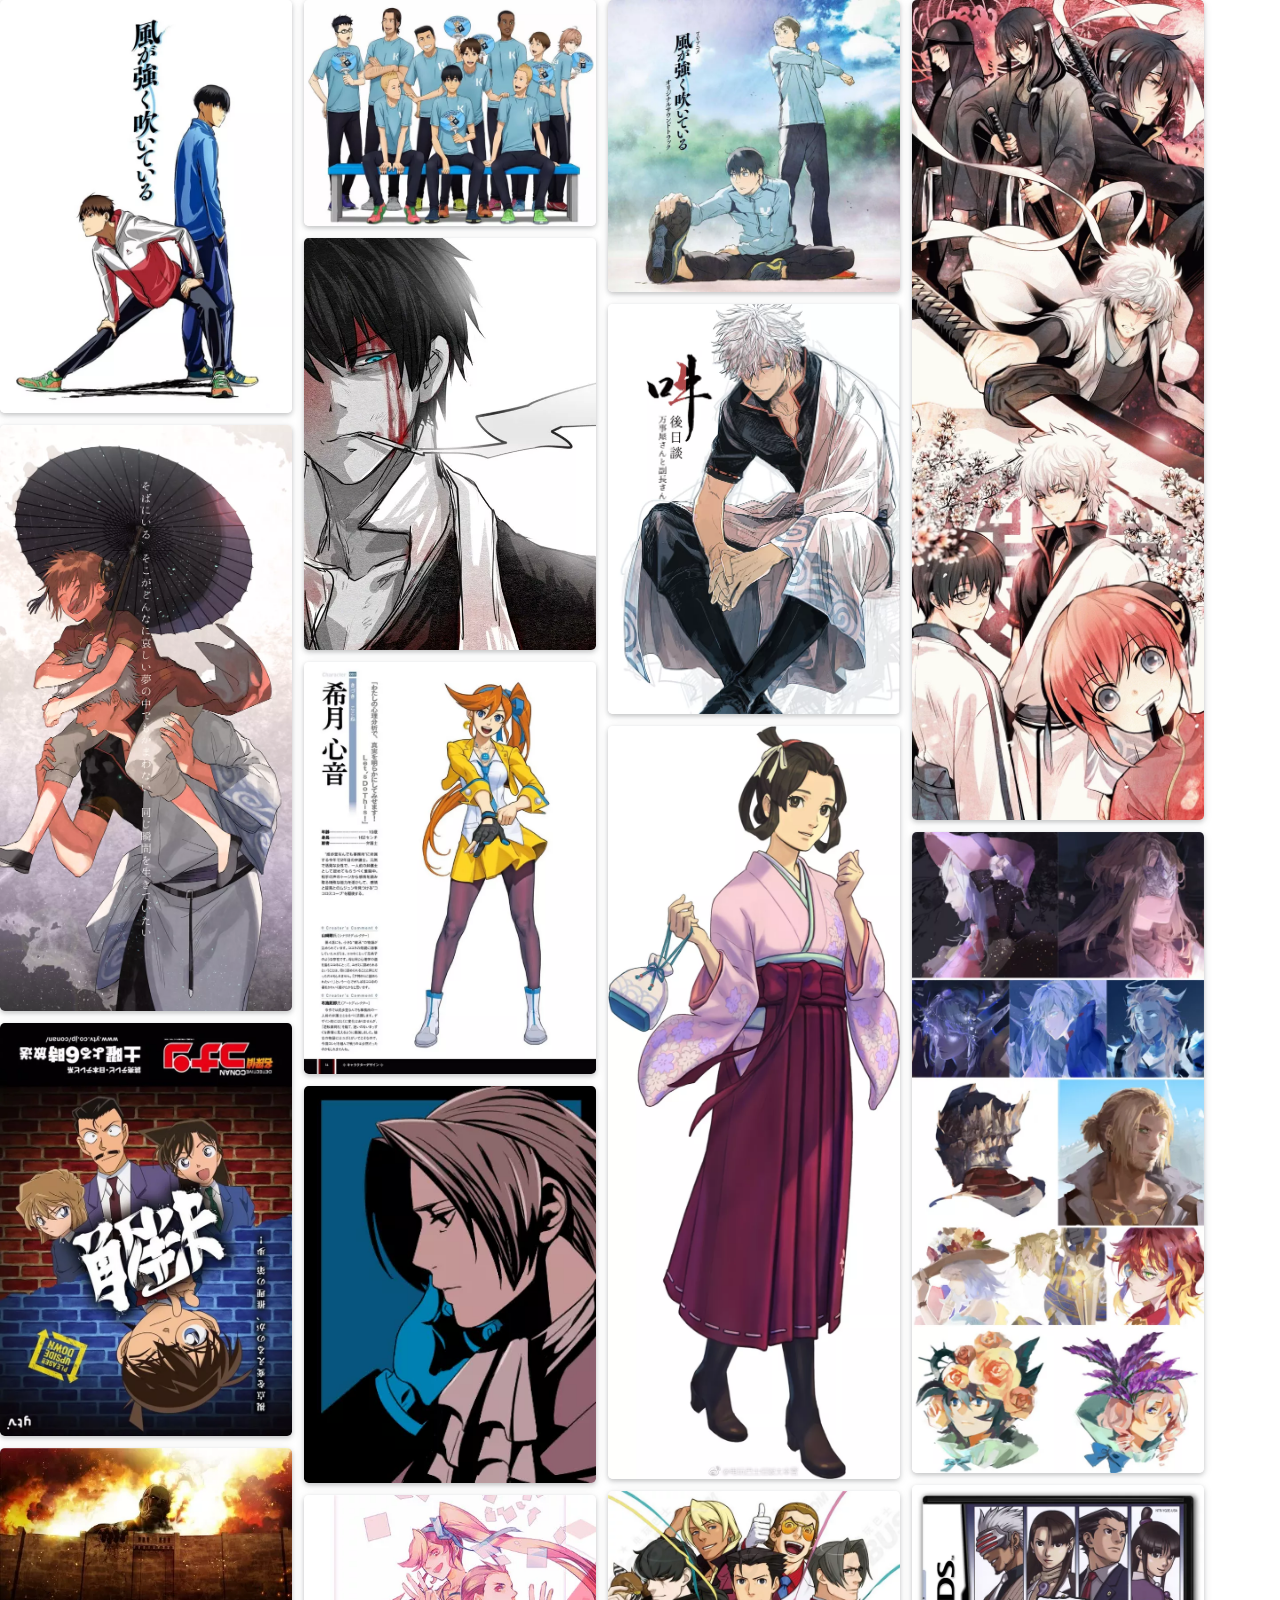
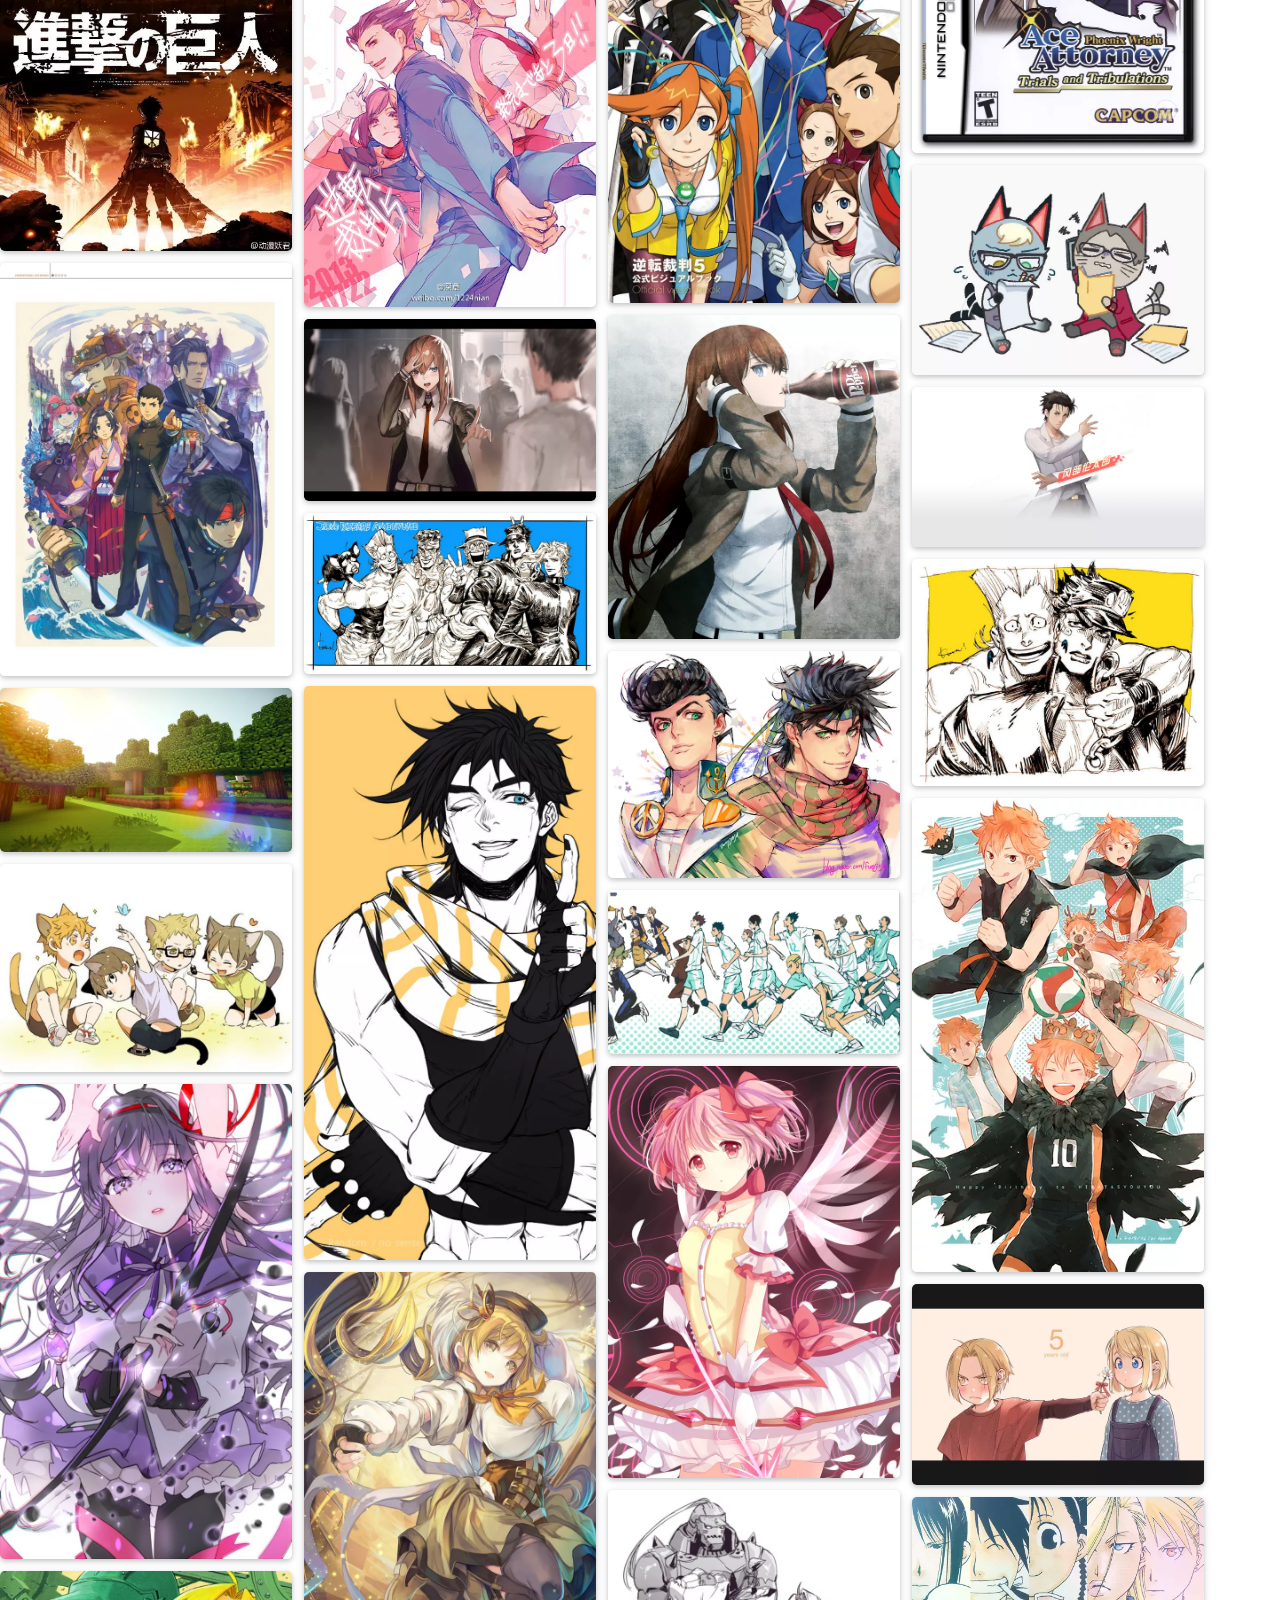
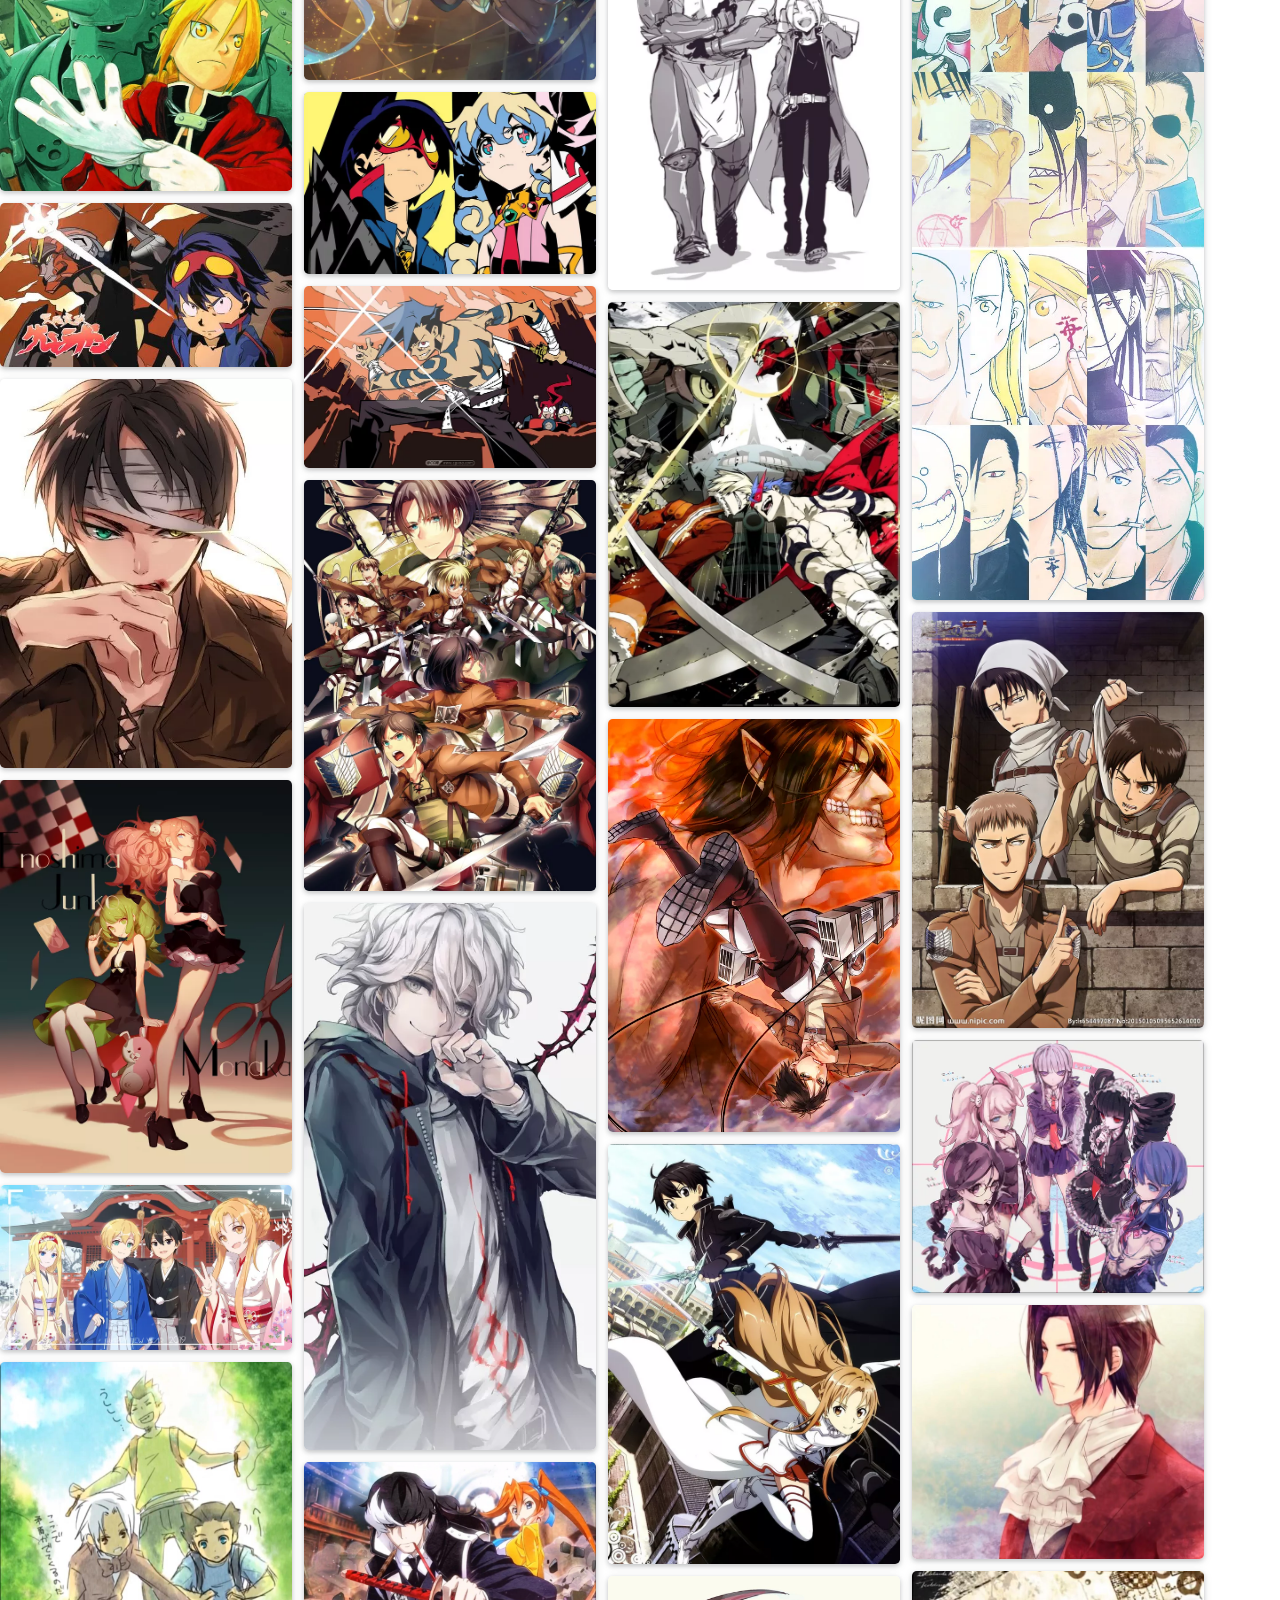
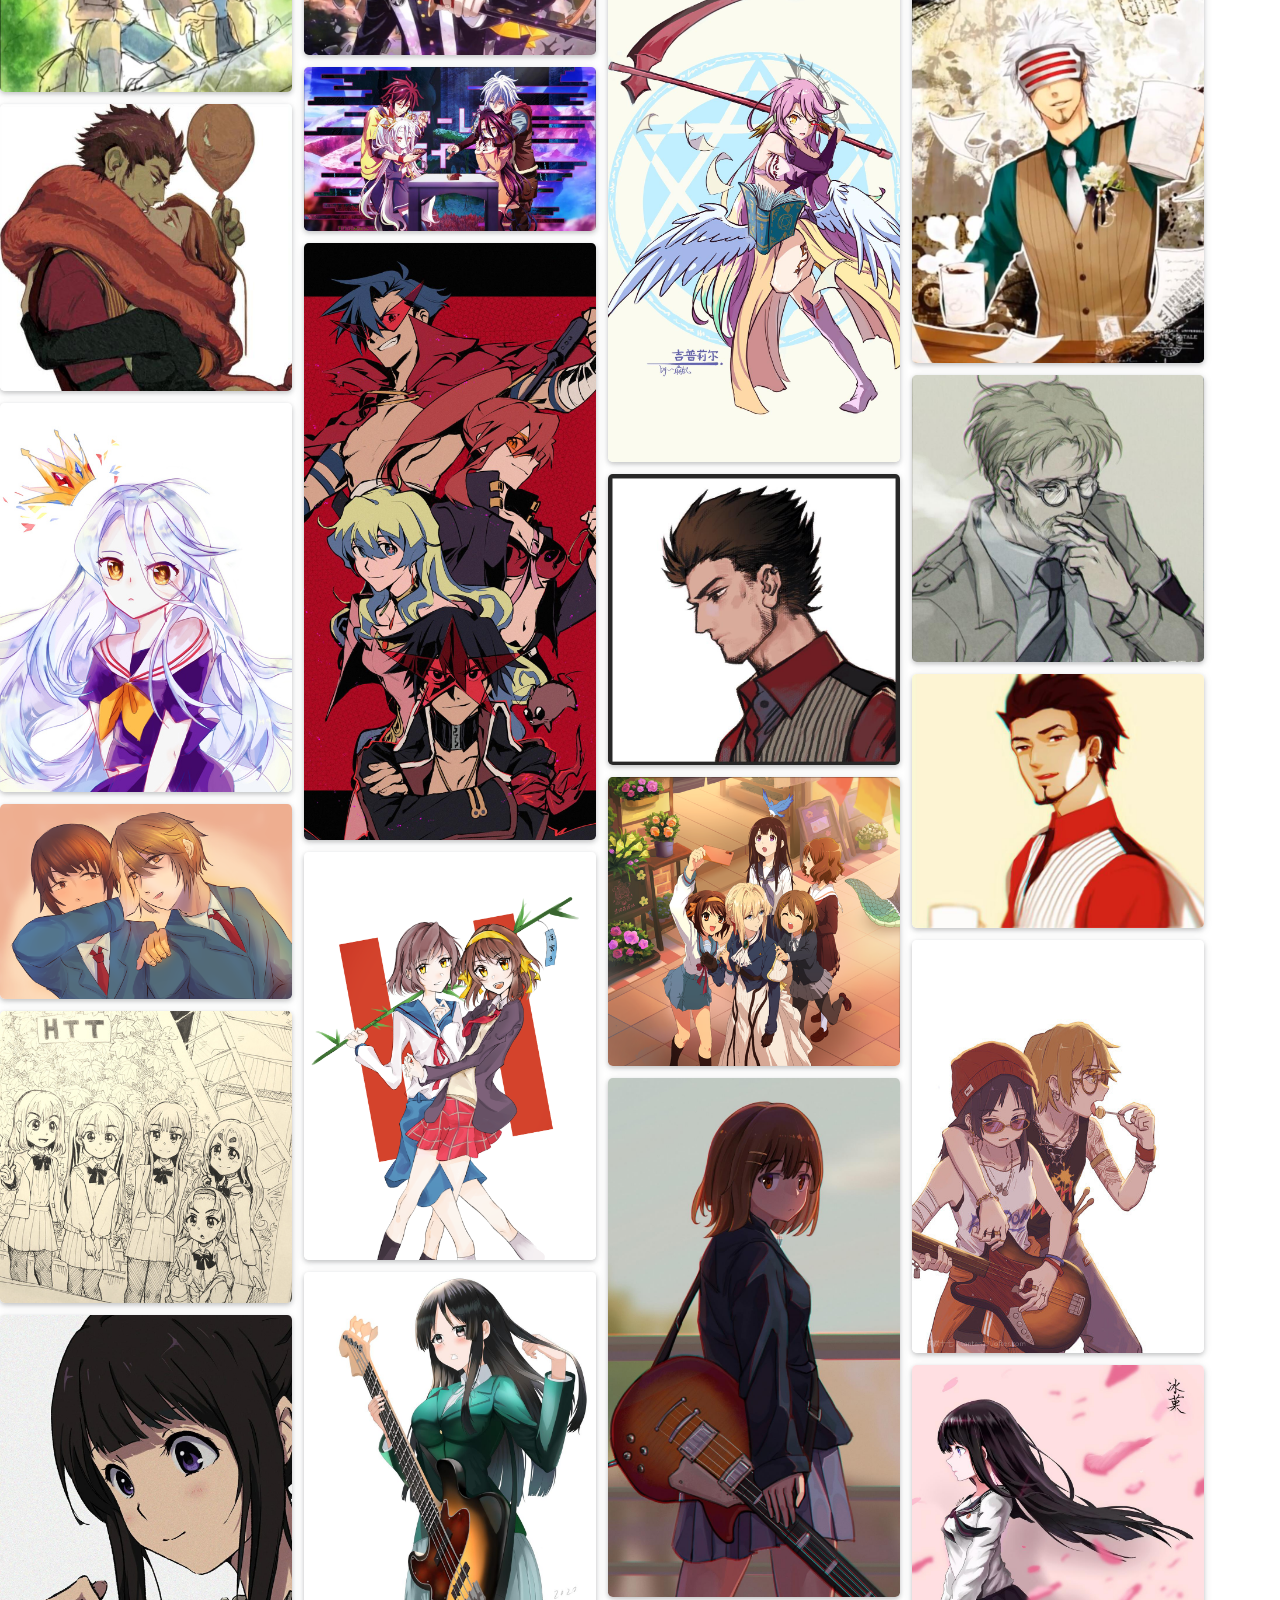
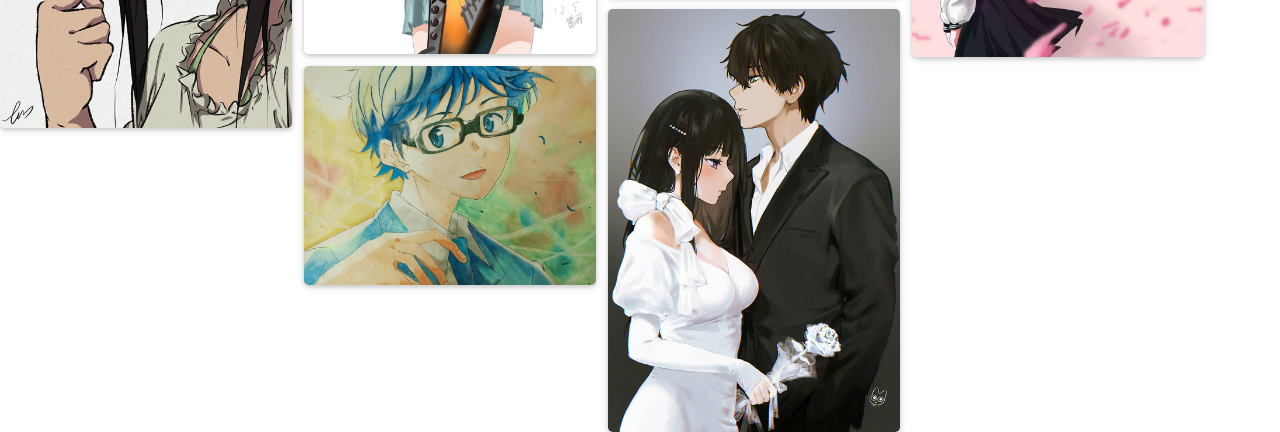
<file: 无懒加载/index.html>
<!DOCTYPE html>
<html lang="en">
<head>
    <meta charset="UTF-8">
    <meta name="viewport" content="width=device-width, initial-scale=1.0">
    <title>瀑布流</title>
    <link rel="stylesheet" href="./css/index.css">
    <link rel="stylesheet" href="./css/reset.css">
    <script src="./js/index.js"></script>
</head>
<body>
    <div class="wrapper">
        <img class="item" src="./imgs/1.jpg"> 
        <img class="item" src="./imgs/2.jpg">
        <img class="item" src="./imgs/3.jpg">
        <img class="item" src="./imgs/4.jpg">
        <img class="item" src="./imgs/5.jpg">
        <img class="item" src="./imgs/6.jpg">
        <img class="item" src="./imgs/7.jpg">
        <img class="item" src="./imgs/8.jpg">
        <img class="item" src="./imgs/9.jpg">
        <img class="item" src="./imgs/10.jpg">
        <img class="item" src="./imgs/11.jpg">
        <img class="item" src="./imgs/12.jpg">
        <img class="item" src="./imgs/13.jpg">
        <img class="item" src="./imgs/14.jpg">
        <img class="item" src="./imgs/15.jpg">
        <img class="item" src="./imgs/16.jpg">
        <img class="item" src="./imgs/17.jpg">
        <img class="item" src="./imgs/18.jpg">
        <img class="item" src="./imgs/19.jpg">
        <img class="item" src="./imgs/20.jpg">
        <img class="item" src="./imgs/21.jpg">
        <img class="item" src="./imgs/22.jpg">
        <img class="item" src="./imgs/23.jpg">
        <img class="item" src="./imgs/24.jpg">
        <img class="item" src="./imgs/25.jpg">
        <img class="item" src="./imgs/27.jpg">
        <img class="item" src="./imgs/28.jpg">
        <img class="item" src="./imgs/29.jpg">
        <img class="item" src="./imgs/30.jpg">
        <img class="item" src="./imgs/31.jpg">
        <img class="item" src="./imgs/32.jpg">
        <img class="item" src="./imgs/33.jpg">
        <img class="item" src="./imgs/34.jpg">
        <img class="item" src="./imgs/35.jpg">
        <img class="item" src="./imgs/36.jpg">
        <img class="item" src="./imgs/37.jpg">
        <img class="item" src="./imgs/38.jpg">
        <img class="item" src="./imgs/39.jpg">
        <img class="item" src="./imgs/40.jpg">
        <img class="item" src="./imgs/41.jpg">
        <img class="item" src="./imgs/42.jpg">
        <img class="item" src="./imgs/43.jpg">
        <img class="item" src="./imgs/44.jpg">
        <img class="item" src="./imgs/45.jpg">
        <img class="item" src="./imgs/46.jpg">
        <img class="item" src="./imgs/47.jpg">
        <img class="item" src="./imgs/48.jpg">
        <img class="item" src="./imgs/49.jpg">
        <img class="item" src="./imgs/50.jpg">
        <img class="item" src="./imgs/51.jpg">
        <img class="item" src="./imgs/52.jpg">
        <img class="item" src="./imgs/53.jpg">
        <img class="item" src="./imgs/54.jpg">
        <img class="item" src="./imgs/55.jpg">
        <img class="item" src="./imgs/56.jpg">
        <img class="item" src="./imgs/57.jpg">
        <img class="item" src="./imgs/58.jpg">
        <img class="item" src="./imgs/59.jpg">
        <img class="item" src="./imgs/60.jpg">
        <img class="item" src="./imgs/61.jpg">
        <img class="item" src="./imgs/62.jpg">
        <img class="item" src="./imgs/63.jpg">
        <img class="item" src="./imgs/64.jpg">
        <img class="item" src="./imgs/65.jpg">
        <img class="item" src="./imgs/66.jpg">
        <img class="item" src="./imgs/67.jpg">
        <img class="item" src="./imgs/68.jpg">
        <img class="item" src="./imgs/69.jpg">
        <img class="item" src="./imgs/70.jpg">
        <img class="item" src="./imgs/71.jpg">
        <img class="item" src="./imgs/72.jpg">
        <img class="item" src="./imgs/73.jpg">
    </div>
</body>
</html>
</file>
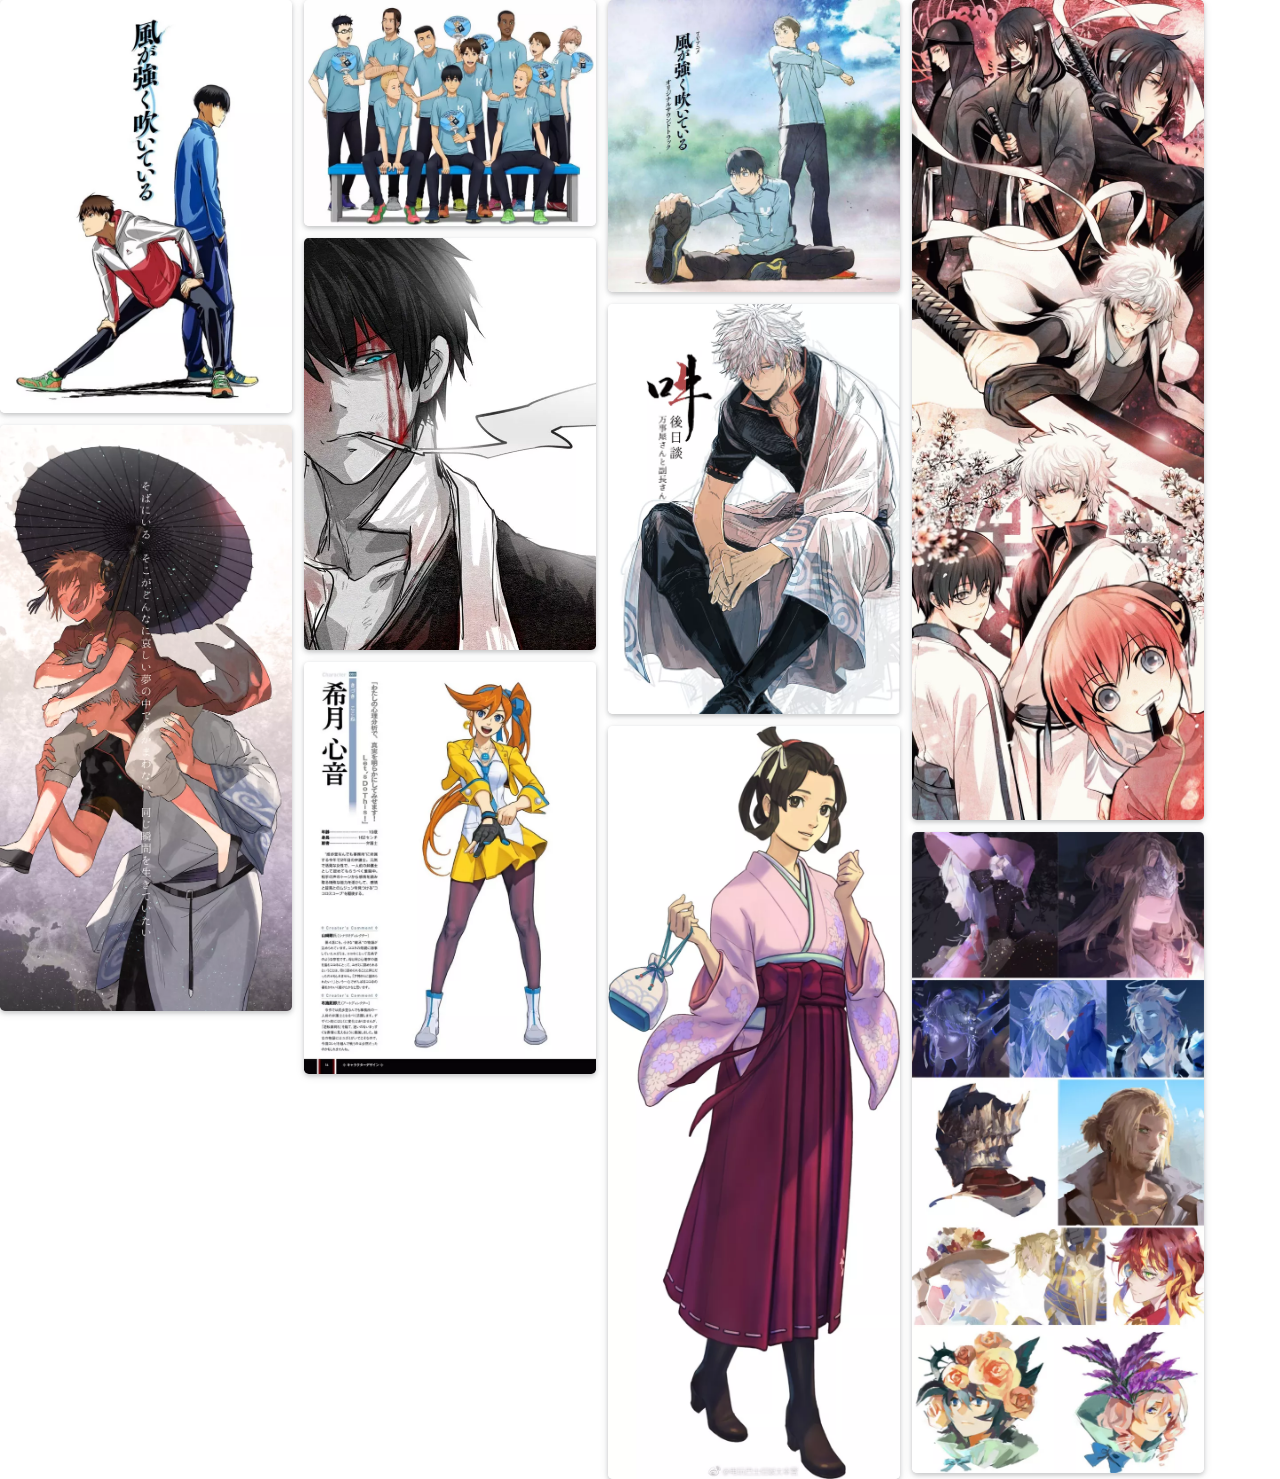
<file: 貌似懒加载/index.html>
<!DOCTYPE html>
<html lang="en">
<head>
    <meta charset="UTF-8">
    <meta name="viewport" content="width=device-width, initial-scale=1.0">
    <title>瀑布流</title>
    <link rel="stylesheet" href="./css/index.css">
    <link rel="stylesheet" href="./css/reset.css">
    <script src="./js/index.js"></script>
</head>
<body>
    <div class="wrapper">
        <img class="item item-loaded" src="./imgs/1.jpg" src="./imgs/1.jpg"> 
        <img class="item item-loaded" src="./imgs/2.jpg" src="./imgs/2.jpg">
        <img class="item item-loaded" src="./imgs/3.jpg" src="./imgs/3.jpg">
        <img class="item item-loaded" src="./imgs/4.jpg" src="./imgs/4.jpg">
        <img class="item item-loaded" src="./imgs/5.jpg" src="./imgs/5.jpg">
        <img class="item item-loaded" src="./imgs/6.jpg" src="./imgs/6.jpg">
        <img class="item item-loaded" src="./imgs/7.jpg" src="./imgs/7.jpg">
        <img class="item item-loaded" src="./imgs/8.jpg" src="./imgs/8.jpg">
        <img class="item item-loaded" src="./imgs/9.jpg" src="./imgs/9.jpg">
        <img class="item item-loaded" src="./imgs/10.jpg" src="./imgs/10.jpg">
        <img class="item" src="./imgs/11.jpg">
        <img class="item" src="./imgs/12.jpg">
        <img class="item" src="./imgs/13.jpg">
        <img class="item" src="./imgs/14.jpg">
        <img class="item" src="./imgs/15.jpg">
        <img class="item" src="./imgs/16.jpg">
        <img class="item" src="./imgs/17.jpg">
        <img class="item" src="./imgs/18.jpg">
        <img class="item" src="./imgs/19.jpg">
        <img class="item" src="./imgs/20.jpg">
        <img class="item" src="./imgs/21.jpg">
        <img class="item" src="./imgs/22.jpg">
        <img class="item" src="./imgs/23.jpg">
        <img class="item" src="./imgs/24.jpg">
        <img class="item" src="./imgs/25.jpg">
        <img class="item" src="./imgs/27.jpg">
        <img class="item" src="./imgs/28.jpg">
        <img class="item" src="./imgs/29.jpg">
        <img class="item" src="./imgs/30.jpg">
        <img class="item" src="./imgs/31.jpg">
        <img class="item" src="./imgs/32.jpg">
        <img class="item" src="./imgs/33.jpg">
        <img class="item" src="./imgs/34.jpg">
        <img class="item" src="./imgs/35.jpg">
        <img class="item" src="./imgs/36.jpg">
        <img class="item" src="./imgs/37.jpg">
        <img class="item" src="./imgs/38.jpg">
        <img class="item" src="./imgs/39.jpg">
        <img class="item" src="./imgs/40.jpg">
        <img class="item" src="./imgs/41.jpg">
        <img class="item" src="./imgs/42.jpg">
        <img class="item" src="./imgs/43.jpg">
        <img class="item" src="./imgs/44.jpg">
        <img class="item" src="./imgs/45.jpg">
        <img class="item" src="./imgs/46.jpg">
        <img class="item" src="./imgs/47.jpg">
        <img class="item" src="./imgs/48.jpg">
        <img class="item" src="./imgs/49.jpg">
        <img class="item" src="./imgs/50.jpg">
        <img class="item" src="./imgs/51.jpg">
        <img class="item" src="./imgs/52.jpg">
        <img class="item" src="./imgs/53.jpg">
        <img class="item" src="./imgs/54.jpg">
        <img class="item" src="./imgs/55.jpg">
        <img class="item" src="./imgs/56.jpg">
        <img class="item" src="./imgs/57.jpg">
        <img class="item" src="./imgs/58.jpg">
        <img class="item" src="./imgs/59.jpg">
        <img class="item" src="./imgs/60.jpg">
        <img class="item" src="./imgs/61.jpg">
        <img class="item" src="./imgs/62.jpg">
        <img class="item" src="./imgs/63.jpg">
        <img class="item" src="./imgs/64.jpg">
        <img class="item" src="./imgs/65.jpg">
        <img class="item" src="./imgs/66.jpg">
        <img class="item" src="./imgs/67.jpg">
        <img class="item" src="./imgs/68.jpg">
        <img class="item" src="./imgs/69.jpg">
        <img class="item" src="./imgs/70.jpg">
        <img class="item" src="./imgs/71.jpg">
        <img class="item" src="./imgs/72.jpg">
        <img class="item" src="./imgs/73.jpg">
    </div>
</body>
</html>
</file>
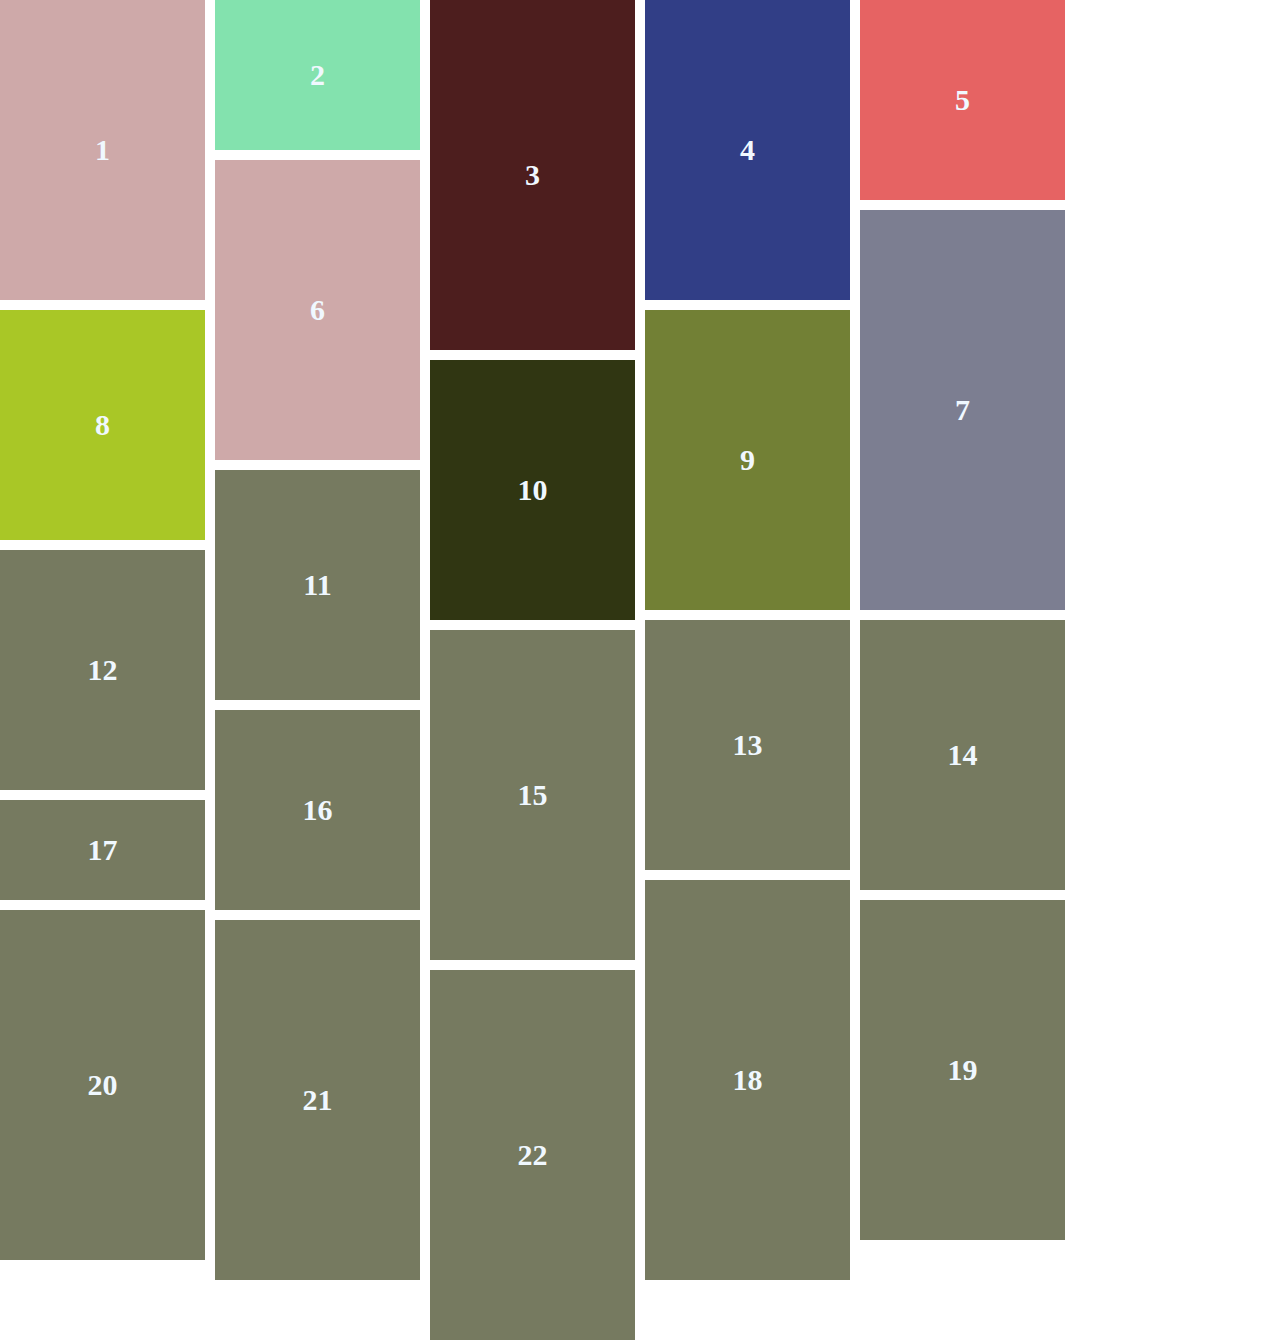
<file: 无懒加载/test.html>
<!DOCTYPE html>
<html lang="en">
<head>
    <meta charset="UTF-8">
    <meta name="viewport" content="width=device-width, initial-scale=1.0">
    <meta http-equiv="X-UA-Compatible" content="ie=edge">
    <title>瀑布流</title>
    <style>
        * {
            margin: 0;
            padding: 0;
        }
        .item {
            float: left;
            display: flex;
            justify-content: center;
            align-items: center;
            font-size: 30px;
            font-weight: 700;
            color: aliceblue;
            margin-right: 15px;
            margin-bottom: 15px;
            width: 205px;
            position: absolute;
        }
        .item-1 {
            background-color: rgb(206, 169, 169);
            height: 300px;
        }.item-2 {
            background-color: rgb(131, 226, 174);
            height: 150px;
        }.item-3 {
            background-color: rgb(77, 30, 30);
            height: 350px;
        }.item-4 {
            background-color: rgb(49, 62, 134);
            height: 300px;
        }.item-5 {
            background-color: rgb(230, 99, 99);
            height: 200px;
        }.item-6 {
            background-color: rgb(206, 169, 169);
            height: 300px;
        }.item-7 {
            background-color: rgb(124, 126, 145);
            height: 400px;
        }.item-8 {
            background-color: rgb(169, 199, 38);
            height: 230px;
        }.item-9 {
            background-color: rgb(114, 128, 53);
            height: 300px;
        }.item-10 {
            background-color: rgb(48, 54, 18);
            height: 260px;
        }.item-11 {
            background-color: rgb(118, 122, 96);
            height: 230px;
        }.item-12 {
            background-color: rgb(118, 122, 96);
            height: 240px;
        }.item-13 {
            background-color: rgb(118, 122, 96);
            height: 250px;
        }.item-14 {
            background-color: rgb(118, 122, 96);
            height: 270px;
        }.item-15 {
            background-color: rgb(118, 122, 96);
            height: 330px;
        }.item-16 {
            background-color: rgb(118, 122, 96);
            height: 200px;
        }.item-17 {
            background-color: rgb(118, 122, 96);
            height: 100px;
        }.item-18 {
            background-color: rgb(118, 122, 96);
            height: 400px;
        }.item-19 {
            background-color: rgb(118, 122, 96);
            height: 340px;
        }.item-20 {
            background-color: rgb(118, 122, 96);
            height: 350px;
        }.item-21 {
            background-color: rgb(118, 122, 96);
            height: 360px;
        }.item-22 {
            background-color: rgb(118, 122, 96);
            height: 370px;
        }
    </style>
</head>
<body>
    <div id="box">
        <div class="item item-1">1</div>
        <div class="item item-2">2</div>
        <div class="item item-3">3</div>
        <div class="item item-4">4</div>
        <div class="item item-5">5</div>
        <div class="item item-6">6</div>
        <div class="item item-7">7</div>
        <div class="item item-8">8</div>
        <div class="item item-9">9</div>
        <div class="item item-10">10</div>
        <div class="item item-11">11</div>
        <div class="item item-12">12</div>
        <div class="item item-13">13</div>
        <div class="item item-14">14</div>
        <div class="item item-15">15</div>
        <div class="item item-16">16</div>
        <div class="item item-17">17</div>
        <div class="item item-18">18</div>
        <div class="item item-19">19</div>
        <div class="item item-20">20</div>
        <div class="item item-21">21</div>
        <div class="item item-22">22</div>        
    </div>
</body>
<script>
    var items = document.getElementsByClassName('item');
    //定义间隙10像素
    var gap = 10;
    //进页面执行函数
    window.onload = function () {
        waterFall();
    }

    function waterFall() {
        //首先确定列数 = 页面的宽度 / 图片的宽度
        var pageWidth = getClient().width;
        var itemWidth = items[0].offsetWidth;
        var columns = parseInt(pageWidth / (itemWidth + gap));
        var arr = [];
        //定义一个数组，用来存储元素的高度
        for(var i = 0;i < items.length; i++){
            if(i < columns) {
                //满足这个条件则说明在第一行，文章里面有提到
                items[i].style.top = 0;
                items[i].style.left = (itemWidth + gap) * i + 'px';
                arr.push(items[i].offsetHeight);
            }else {
                //其他行，先找出最小高度列，和索引
                //假设最小高度是第一个元素
                var minHeight = arr[0];
                var index = 0;
                for(var j = 0; j < arr.length; j++){//找出最小高度
                   if(minHeight > arr[j]){
                       minHeight = arr[j];
                       index = j;
                   } 
                }
                //设置下一行的第一个盒子的位置
                //top值就是最小列的高度+gap
                items[i].style.top = arr[index] + gap + 'px';
                items[i].style.left = items[index].offsetLeft + 'px';

                //修改最小列的高度
                //最小列的高度 = 当前自己的高度 + 拼接过来的高度 + 间隙的高度
                arr[index] = arr[index] + items[i].offsetHeight + gap;
            }
        }
    }

    //当页面尺寸发生变化时，触发函数，实现响应式
    window.onresize = function () {
        waterFall();
    }

    // clientWidth 处理兼容性
    function getClient() {
        return {
            width: window.innerWidth || document.documentElement.clientWidth || document.body.clientWidth,
            height: window.innerHeight || document.documentElement.clientHeight || document.body.clientHeight
        }
    }
    // scrollTop兼容性处理
    function getScrollTop() {
        return window.pageYOffset || document.documentElement.scrollTop;
    }
</script>
</html>
</file>
<file: 无懒加载/css/index.css>
.wrapper{
    width: 100%;
    margin: 0 auto;
    position: relative;
}
img{
    width: 291.8px;
    border-radius: 0.3em;
    box-shadow: 0 2px 4px 0 rgba(34,36,38,0.2),0 2px 10px 0 rgba(34,36,38,0.1);
    cursor: pointer;
    position: absolute;
}
</file>
<file: 貌似懒加载/css/index.css>
.wrapper{
    width: 100%;
    margin: 0 auto;
    position: relative;
}
img{
    width: 291.8px;
    border-radius: 0.3em;
    box-shadow: 0 2px 4px 0 rgba(34,36,38,0.2),0 2px 10px 0 rgba(34,36,38,0.1);
    cursor: pointer;
    position: absolute;
}
.item{
    display: none;
}
.item-loaded{
    display: block;
}
.wrapper .item:not(.item-loaded) ~ .item-loaded {
    display:none;
}
</file>
